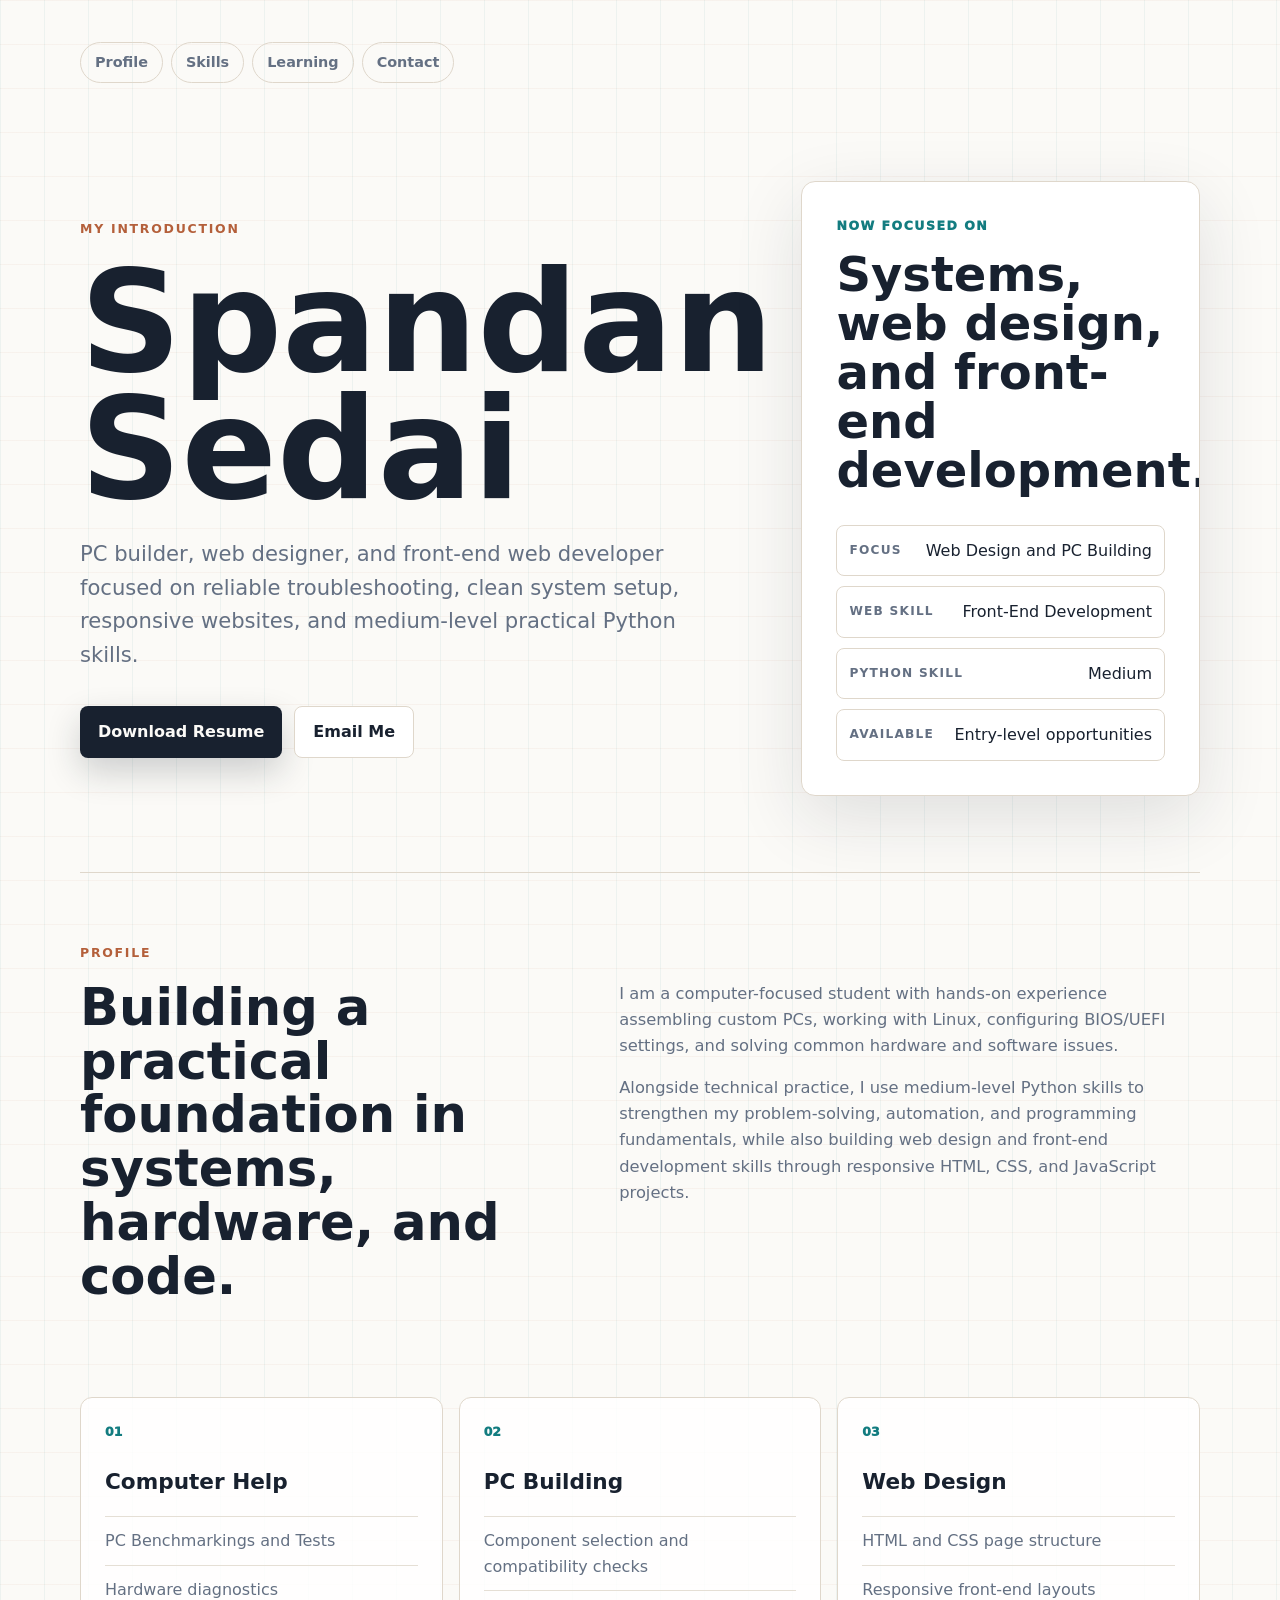
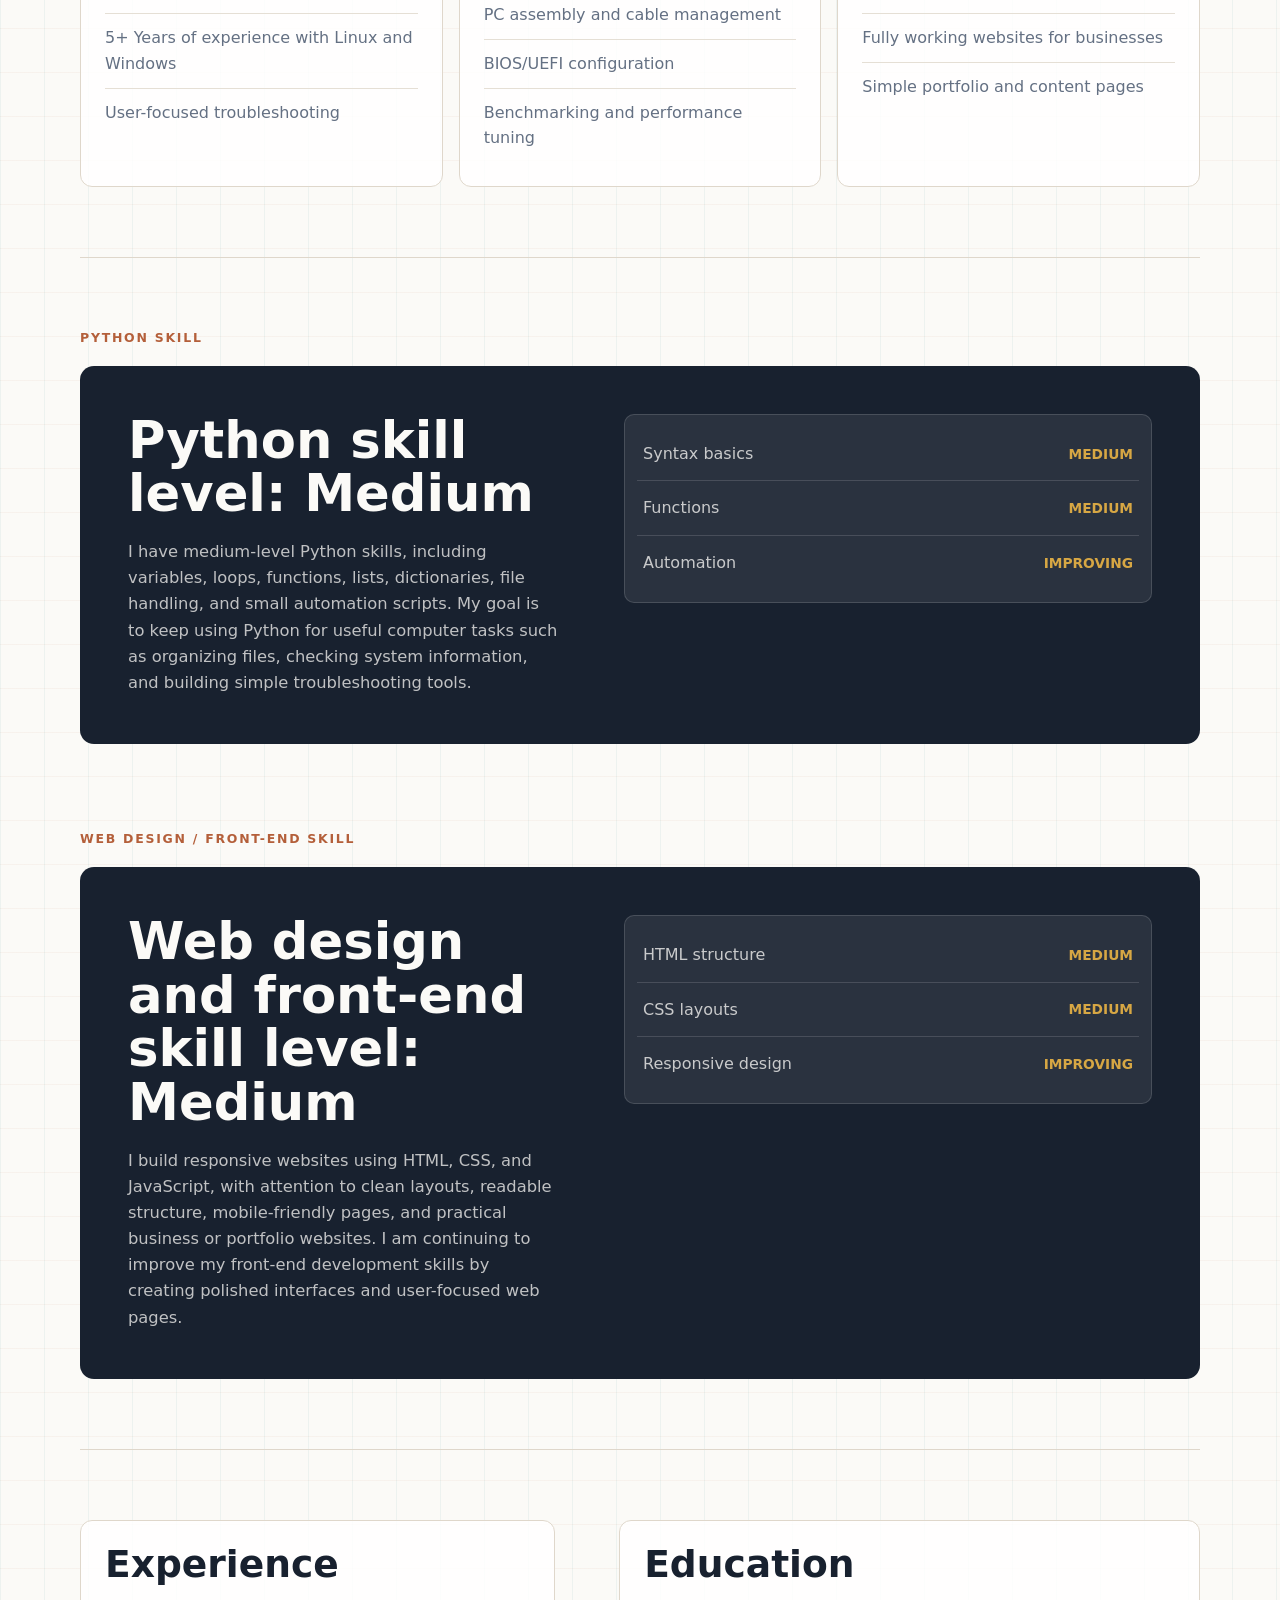
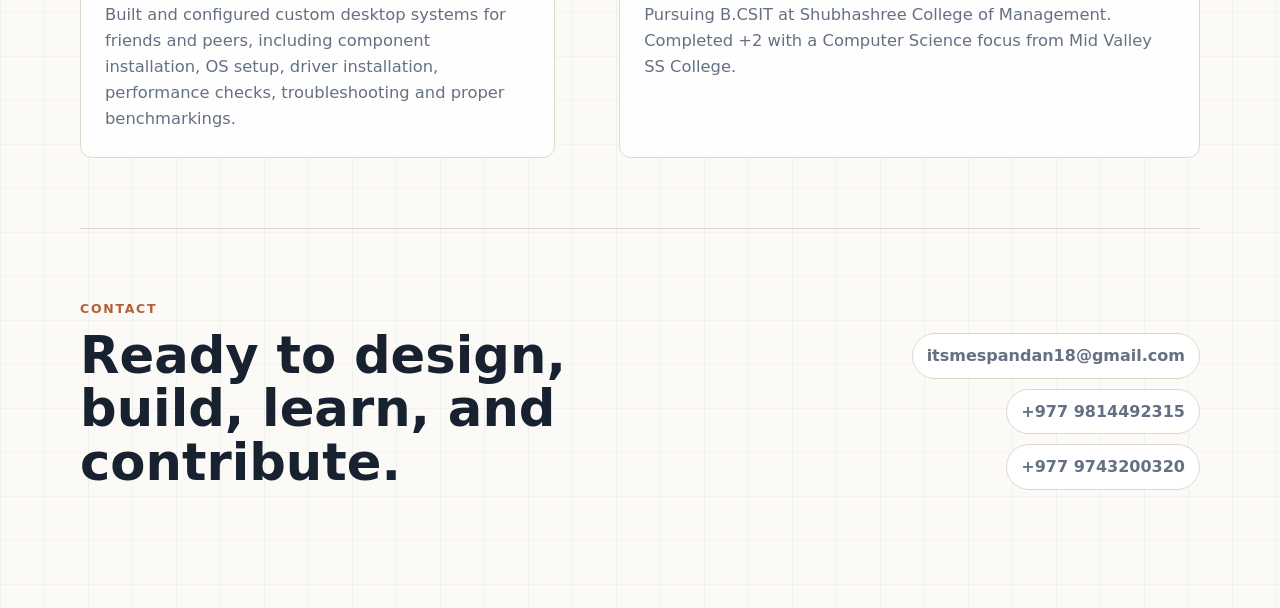
<file: index.html>
<!DOCTYPE html>
<html lang="en">

<head>
  <meta charset="UTF-8">
  <meta name="viewport" content="width=device-width, initial-scale=1.0">
  <meta name="description"
    content="Spandan Sedai - computer systems learner, PC builder, web designer, front-end web developer, and intermediate Python developer">
  <meta name="keywords"
    content="PC Building, Python, Web Design, Front-End Web Development, Troubleshooting, Computer Systems">
  <title>Spandan Sedai</title>
  <link rel="stylesheet" href="styles.css?v=5">
</head>

<body>
  <main class="page-shell">
    <header class="hero animate">
      <nav class="topbar" aria-label="Primary">
        <div class="nav-links">
          <a href="#profile">Profile</a>
          <a href="#skills">Skills</a>
          <a href="#learning">Learning</a>
          <a href="#contact">Contact</a>
        </div>
      </nav>

      <section class="hero-grid" id="top">
        <div class="hero-copy">
          <p class="eyebrow">My Introduction</p>
          <h1>Spandan Sedai</h1>
          <p class="subtext">
            PC builder, web designer, and front-end web developer focused on reliable troubleshooting, clean system
            setup, responsive websites, and medium-level practical Python skills.
          </p>
          <div class="hero-actions">
            <a class="primary-btn" href="resume.pdf" target="_blank" rel="noopener">Download Resume</a>
            <a class="secondary-btn" href="mailto:itsmespandan18@gmail.com">Email Me</a>
          </div>
        </div>

        <aside class="profile-panel text-panel" aria-label="Profile snapshot">
          <p class="panel-kicker">Now focused on</p>
          <h2>Systems, web design, and front-end development.</h2>
          <div class="status-list">
            <p><span>Focus</span> Web Design and PC Building</p>
            <p><span>Web Skill</span> Front-End Development</p>
            <p><span>Python Skill</span> Medium</p>
            <p><span>Available</span> Entry-level opportunities</p>
          </div>
        </aside>
      </section>
    </header>

    <section class="intro-section animate" id="profile">
      <div class="section-kicker">Profile</div>
      <div class="intro-grid">
        <h2>Building a practical foundation in systems, hardware, and code.</h2>
        <div>
          <p>
            I am a computer-focused student with hands-on experience assembling custom PCs, working with Linux,
            configuring
            BIOS/UEFI settings, and solving common hardware and software issues.
          </p>
          <p>
            Alongside technical practice, I use medium-level Python skills to strengthen my problem-solving, automation,
            and programming fundamentals, while also building web design and front-end development skills through
            responsive HTML, CSS, and JavaScript projects.
          </p>
        </div>
      </div>
    </section>

    <section class="focus-grid animate" id="skills">
      <article class="feature-card">
        <span class="card-label">01</span>
        <h3>Computer Help</h3>
        <ul>
          <li>PC Benchmarkings and Tests</li>
          <li>Hardware diagnostics</li>
          <li>5+ Years of experience with Linux and Windows</li>
          <li>User-focused troubleshooting</li>
        </ul>
      </article>

      <article class="feature-card">
        <span class="card-label">02</span>
        <h3>PC Building</h3>
        <ul>
          <li>Component selection and compatibility checks</li>
          <li>PC assembly and cable management</li>
          <li>BIOS/UEFI configuration</li>
          <li>Benchmarking and performance tuning</li>
        </ul>
      </article>

      <article class="feature-card">
        <span class="card-label">03</span>
        <h3>Web Design</h3>
        <ul>
          <li>HTML and CSS page structure</li>
          <li>Responsive front-end layouts</li>
          <li>Fully working websites for businesses</li>
          <li>Simple portfolio and content pages</li>
        </ul>
      </article>
    </section>

    <section class="learning-section animate" id="learning">
      <div class="section-kicker">Python Skill</div>
      <div class="learning-card">
        <div>
          <h2>Python skill level: Medium</h2>
          <p>
            I have medium-level Python skills, including variables, loops, functions, lists, dictionaries, file
            handling,
            and small automation scripts. My goal is to keep using Python for useful computer tasks such as organizing
            files, checking system information, and building simple troubleshooting tools.
          </p>
        </div>
        <div class="progress-stack" aria-label="Learning progress">
          <div class="progress-row">
            <span>Syntax basics</span>
            <strong>Medium</strong>
          </div>
          <div class="progress-row">
            <span>Functions</span>
            <strong>Medium</strong>
          </div>
          <div class="progress-row">
            <span>Automation</span>
            <strong>Improving</strong>
          </div>
        </div>
      </div><br><br>

      <div class="section-kicker skill-card-kicker">Web Design / Front-End Skill</div>
      <div class="learning-card">
        <div>
          <h2>Web design and front-end skill level: Medium</h2>
          <p>
            I build responsive websites using HTML, CSS, and JavaScript, with attention to clean layouts, readable
            structure, mobile-friendly pages, and practical business or portfolio websites. I am continuing to improve
            my front-end development skills by creating polished interfaces and user-focused web pages.
          </p>
        </div>
        <div class="progress-stack" aria-label="Web design and front-end progress">
          <div class="progress-row">
            <span>HTML structure</span>
            <strong>Medium</strong>
          </div>
          <div class="progress-row">
            <span>CSS layouts</span>
            <strong>Medium</strong>
          </div>
          <div class="progress-row">
            <span>Responsive design</span>
            <strong>Improving</strong>
          </div>
        </div>
      </div>
    </section>

    <section class="details-grid animate">
      <article class="detail-block">
        <h2>Experience</h2>
        <p>
          Built and configured custom desktop systems for friends and peers, including component installation, OS setup,
          driver installation, performance checks, troubleshooting and proper benchmarkings.
        </p>
      </article>

      <article class="detail-block">
        <h2>Education</h2>
        <p>
          Pursuing B.CSIT at Shubhashree College of Management.
        </p>
        <p>
          Completed +2 with a Computer Science focus from Mid Valley SS College.
        </p>
      </article>
    </section>

    <footer class="contact-footer animate" id="contact">
      <div>
        <p class="section-kicker">Contact</p>
        <h2>Ready to design, build, learn, and contribute.</h2>
      </div>
      <div class="contact-links">
        <a href="mailto:itsmespandan18@gmail.com">itsmespandan18@gmail.com</a>
        <span>+977 9814492315</span>
        <span>+977 9743200320</span>
      </div>
    </footer>
  </main>

  <script src="script.js?v=5"></script>
</body>

</html>
</file>
<file: styles.css>
:root {
  --ink: #18212f;
  --muted: #647083;
  --paper: #fbfaf7;
  --panel: #ffffff;
  --line: #dfd7cb;
  --sage: #5d7f6f;
  --teal: #137c80;
  --clay: #b45f3a;
  --mustard: #d7a744;
  --shadow: 0 22px 70px rgba(24, 33, 47, 0.12);
}

* {
  box-sizing: border-box;
  margin: 0;
  padding: 0;
}

html {
  scroll-behavior: smooth;
}

body {
  min-height: 100vh;
  background:
    linear-gradient(90deg, rgba(19, 124, 128, 0.06) 1px, transparent 1px),
    linear-gradient(180deg, rgba(180, 95, 58, 0.05) 1px, transparent 1px),
    var(--paper);
  background-size: 44px 44px;
  color: var(--ink);
  font-family: Inter, ui-sans-serif, system-ui, -apple-system, BlinkMacSystemFont, "Segoe UI", sans-serif;
  line-height: 1.6;
  animation: backgroundDrift 18s linear infinite;
}

a {
  color: inherit;
  text-decoration: none;
}

ul {
  list-style: none;
}

.page-shell {
  width: min(1120px, calc(100% - 32px));
  margin: 0 auto;
  padding: 28px 0 48px;
}

.hero {
  min-height: calc(100vh - 56px);
  display: flex;
  flex-direction: column;
  justify-content: space-between;
  padding-bottom: 40px;
}

.topbar {
  display: flex;
  align-items: center;
  justify-content: space-between;
  gap: 20px;
  padding: 14px 0;
}

.brand {
  display: inline-grid;
  width: 44px;
  height: 44px;
  place-items: center;
  background: var(--ink);
  border-radius: 8px;
  color: var(--paper);
  font-weight: 800;
  transition: transform 220ms ease, background 220ms ease;
}

.brand:hover {
  background: var(--teal);
  transform: rotate(-4deg) scale(1.04);
}

.nav-links {
  display: flex;
  flex-wrap: wrap;
  justify-content: flex-end;
  gap: 8px;
}

.nav-links a {
  border: 1px solid var(--line);
  border-radius: 999px;
  color: var(--muted);
  font-size: 0.9rem;
  font-weight: 700;
  padding: 8px 14px;
  transition: border-color 180ms ease, color 180ms ease, background 180ms ease;
}

.nav-links a:hover {
  background: var(--panel);
  border-color: var(--teal);
  color: var(--teal);
}

.nav-links a[aria-current="page"] {
  background: var(--ink);
  border-color: var(--ink);
  color: var(--paper);
}

.hero-grid {
  display: grid;
  grid-template-columns: minmax(0, 1.1fr) minmax(320px, 0.68fr);
  gap: clamp(28px, 6vw, 88px);
  align-items: center;
  padding: 72px 0 36px;
}

.eyebrow,
.section-kicker {
  color: var(--clay);
  font-size: 0.78rem;
  font-weight: 900;
  letter-spacing: 0.14em;
  text-transform: uppercase;
}

.hero h1 {
  font-size: clamp(3.4rem, 11vw, 8.8rem);
  line-height: 0.9;
  margin: 20px 0 24px;
  max-width: 780px;
  transform-origin: left bottom;
}

.subtext {
  color: var(--muted);
  font-size: clamp(1.05rem, 2vw, 1.32rem);
  max-width: 660px;
}

.hero-actions {
  display: flex;
  flex-wrap: wrap;
  gap: 12px;
  margin-top: 34px;
}

.primary-btn,
.secondary-btn {
  align-items: center;
  border-radius: 8px;
  display: inline-flex;
  font-weight: 800;
  justify-content: center;
  min-height: 48px;
  padding: 12px 18px;
  transition: transform 180ms ease, box-shadow 180ms ease, background 180ms ease;
}

.primary-btn {
  background: var(--ink);
  color: var(--paper);
  box-shadow: 0 14px 34px rgba(24, 33, 47, 0.2);
}

.secondary-btn {
  background: var(--panel);
  border: 1px solid var(--line);
  color: var(--ink);
}

.primary-btn:hover,
.secondary-btn:hover {
  box-shadow: 0 16px 38px rgba(19, 124, 128, 0.16);
  transform: translateY(-2px);
}

.profile-panel {
  background: var(--panel);
  border: 1px solid var(--line);
  border-radius: 14px;
  box-shadow: var(--shadow);
  padding: clamp(22px, 4vw, 34px);
  position: relative;
  overflow: hidden;
}

.profile-panel::before {
  background: linear-gradient(90deg, transparent, rgba(215, 167, 68, 0.28), transparent);
  content: "";
  height: 1px;
  left: -60%;
  position: absolute;
  top: 0;
  width: 60%;
  animation: scanLine 4.5s ease-in-out infinite;
}

.panel-kicker {
  color: var(--teal);
  font-size: 0.78rem;
  font-weight: 950;
  letter-spacing: 0.12em;
  margin-bottom: 14px;
  text-transform: uppercase;
}

.text-panel h2 {
  font-size: clamp(1.65rem, 3.8vw, 3rem);
  line-height: 1.02;
  margin-bottom: 30px;
}

.status-list {
  display: grid;
  gap: 10px;
}

.status-list p {
  align-items: center;
  border: 1px solid var(--line);
  border-radius: 8px;
  color: var(--ink);
  display: flex;
  justify-content: space-between;
  gap: 12px;
  padding: 12px;
}

.status-list span {
  color: var(--muted);
  font-size: 0.76rem;
  font-weight: 900;
  letter-spacing: 0.1em;
  text-transform: uppercase;
}

.intro-section,
.learning-section,
.contact-footer {
  border-top: 1px solid var(--line);
  padding: 70px 0;
}

.intro-grid,
.learning-card,
.details-grid {
  display: grid;
  grid-template-columns: 0.9fr 1.1fr;
  gap: clamp(24px, 5vw, 72px);
}

.intro-grid {
  margin-top: 18px;
}

h2 {
  font-size: clamp(1.7rem, 4vw, 3.2rem);
  line-height: 1.05;
}

.intro-grid p,
.learning-card p,
.detail-block p {
  color: var(--muted);
  font-size: 1.02rem;
}

.intro-grid p + p {
  margin-top: 16px;
}

.focus-grid {
  display: grid;
  grid-template-columns: repeat(3, 1fr);
  gap: 16px;
  padding: 24px 0 70px;
}

.feature-card,
.detail-block {
  background: rgba(255, 255, 255, 0.82);
  border: 1px solid var(--line);
  border-radius: 12px;
  padding: 24px;
  transition: border-color 220ms ease, box-shadow 220ms ease, transform 220ms ease;
}

.feature-card {
  min-height: 310px;
}

.feature-card:hover,
.detail-block:hover {
  border-color: rgba(19, 124, 128, 0.45);
  box-shadow: 0 18px 42px rgba(24, 33, 47, 0.1);
  transform: translateY(-6px);
}

.card-label {
  color: var(--teal);
  display: block;
  font-size: 0.78rem;
  font-weight: 950;
  margin-bottom: 28px;
}

.feature-card h3 {
  font-size: 1.35rem;
  line-height: 1.1;
  margin-bottom: 22px;
}

.feature-card li {
  border-top: 1px solid rgba(223, 215, 203, 0.8);
  color: var(--muted);
  padding: 11px 0;
  transition: color 180ms ease, transform 180ms ease;
}

.feature-card:hover li {
  color: var(--ink);
  transform: translateX(3px);
}

.learning-card {
  align-items: start;
  background: var(--ink);
  border-radius: 14px;
  color: var(--paper);
  margin-top: 18px;
  padding: clamp(24px, 5vw, 48px);
}

.learning-card p {
  color: rgba(251, 250, 247, 0.74);
  margin-top: 18px;
}

.skill-card-kicker {
  display: block;
  margin-top: 34px;
}

.progress-stack {
  background: rgba(255, 255, 255, 0.08);
  border: 1px solid rgba(255, 255, 255, 0.14);
  border-radius: 10px;
  padding: 12px;
}

.progress-row {
  align-items: center;
  border-bottom: 1px solid rgba(255, 255, 255, 0.14);
  display: flex;
  justify-content: space-between;
  gap: 16px;
  padding: 14px 6px;
}

.progress-row:last-child {
  border-bottom: 0;
}

.progress-row span {
  color: rgba(251, 250, 247, 0.76);
}

.progress-row strong {
  color: var(--mustard);
  font-size: 0.86rem;
  text-transform: uppercase;
  animation: pulseText 2.8s ease-in-out infinite;
}

.details-grid {
  border-top: 1px solid var(--line);
  padding: 70px 0;
}

.detail-block h2 {
  font-size: clamp(1.45rem, 3vw, 2.35rem);
  margin-bottom: 18px;
}

.contact-footer {
  align-items: end;
  display: flex;
  justify-content: space-between;
  gap: 24px;
}

.contact-footer h2 {
  margin-top: 10px;
  max-width: 620px;
}

.contact-links {
  display: grid;
  gap: 10px;
  justify-items: end;
}

.contact-links a,
.contact-links span {
  background: var(--panel);
  border: 1px solid var(--line);
  border-radius: 999px;
  color: var(--muted);
  font-weight: 700;
  padding: 9px 14px;
}

.contact-links a:hover {
  border-color: var(--teal);
  color: var(--teal);
}

.animate {
  opacity: 0;
  transform: translateY(24px) scale(0.985);
  transition: opacity 720ms ease, transform 720ms cubic-bezier(0.2, 0.8, 0.2, 1);
  transition-delay: var(--delay, 0ms);
}

.animate.animate-visible {
  opacity: 1;
  transform: translateY(0) scale(1);
}

.animate.animate-visible .hero-copy h1 {
  animation: titleSettle 850ms cubic-bezier(0.2, 0.8, 0.2, 1) both;
}

.animate.animate-visible .feature-card,
.animate.animate-visible .progress-row,
.animate.animate-visible .detail-block {
  animation: itemRise 680ms cubic-bezier(0.2, 0.8, 0.2, 1) both;
  animation-delay: var(--item-delay, 0ms);
}

@keyframes backgroundDrift {
  from {
    background-position: 0 0, 0 0, 0 0;
  }

  to {
    background-position: 44px 0, 0 44px, 0 0;
  }
}

@keyframes scanLine {
  0%,
  35% {
    left: -60%;
  }

  70%,
  100% {
    left: 110%;
  }
}

@keyframes titleSettle {
  from {
    opacity: 0;
    transform: translateY(16px) skewY(1deg);
  }

  to {
    opacity: 1;
    transform: translateY(0) skewY(0);
  }
}

@keyframes itemRise {
  from {
    opacity: 0;
    transform: translateY(18px);
  }

  to {
    opacity: 1;
    transform: translateY(0);
  }
}

@keyframes pulseText {
  0%,
  100% {
    opacity: 0.72;
  }

  50% {
    opacity: 1;
  }
}

@media (prefers-reduced-motion: reduce) {
  *,
  *::before,
  *::after {
    animation-duration: 1ms !important;
    animation-iteration-count: 1 !important;
    scroll-behavior: auto !important;
    transition-duration: 1ms !important;
  }
}

@media (max-width: 820px) {
  .page-shell {
    width: min(100% - 24px, 1120px);
    padding-top: 14px;
  }

  .topbar,
  .contact-footer {
    align-items: flex-start;
    flex-direction: column;
  }

  .nav-links {
    justify-content: flex-start;
  }

  .hero {
    min-height: auto;
  }

  .hero-grid,
  .intro-grid,
  .learning-card,
  .details-grid {
    grid-template-columns: 1fr;
  }

  .hero-grid {
    padding-top: 42px;
  }

  .focus-grid {
    grid-template-columns: 1fr;
  }

  .feature-card {
    min-height: auto;
  }

  .contact-links {
    justify-items: start;
    width: 100%;
  }

  .contact-links a,
  .contact-links span,
  .primary-btn,
  .secondary-btn {
    width: 100%;
  }
}

@media (max-width: 520px) {
  .nav-links a {
    font-size: 0.82rem;
    padding: 7px 10px;
  }

  .hero h1 {
    font-size: clamp(3rem, 20vw, 4.2rem);
  }

  .progress-row {
    align-items: flex-start;
    flex-direction: column;
  }

  .intro-section,
  .learning-section,
  .details-grid,
  .contact-footer {
    padding: 48px 0;
  }
}
</file>
